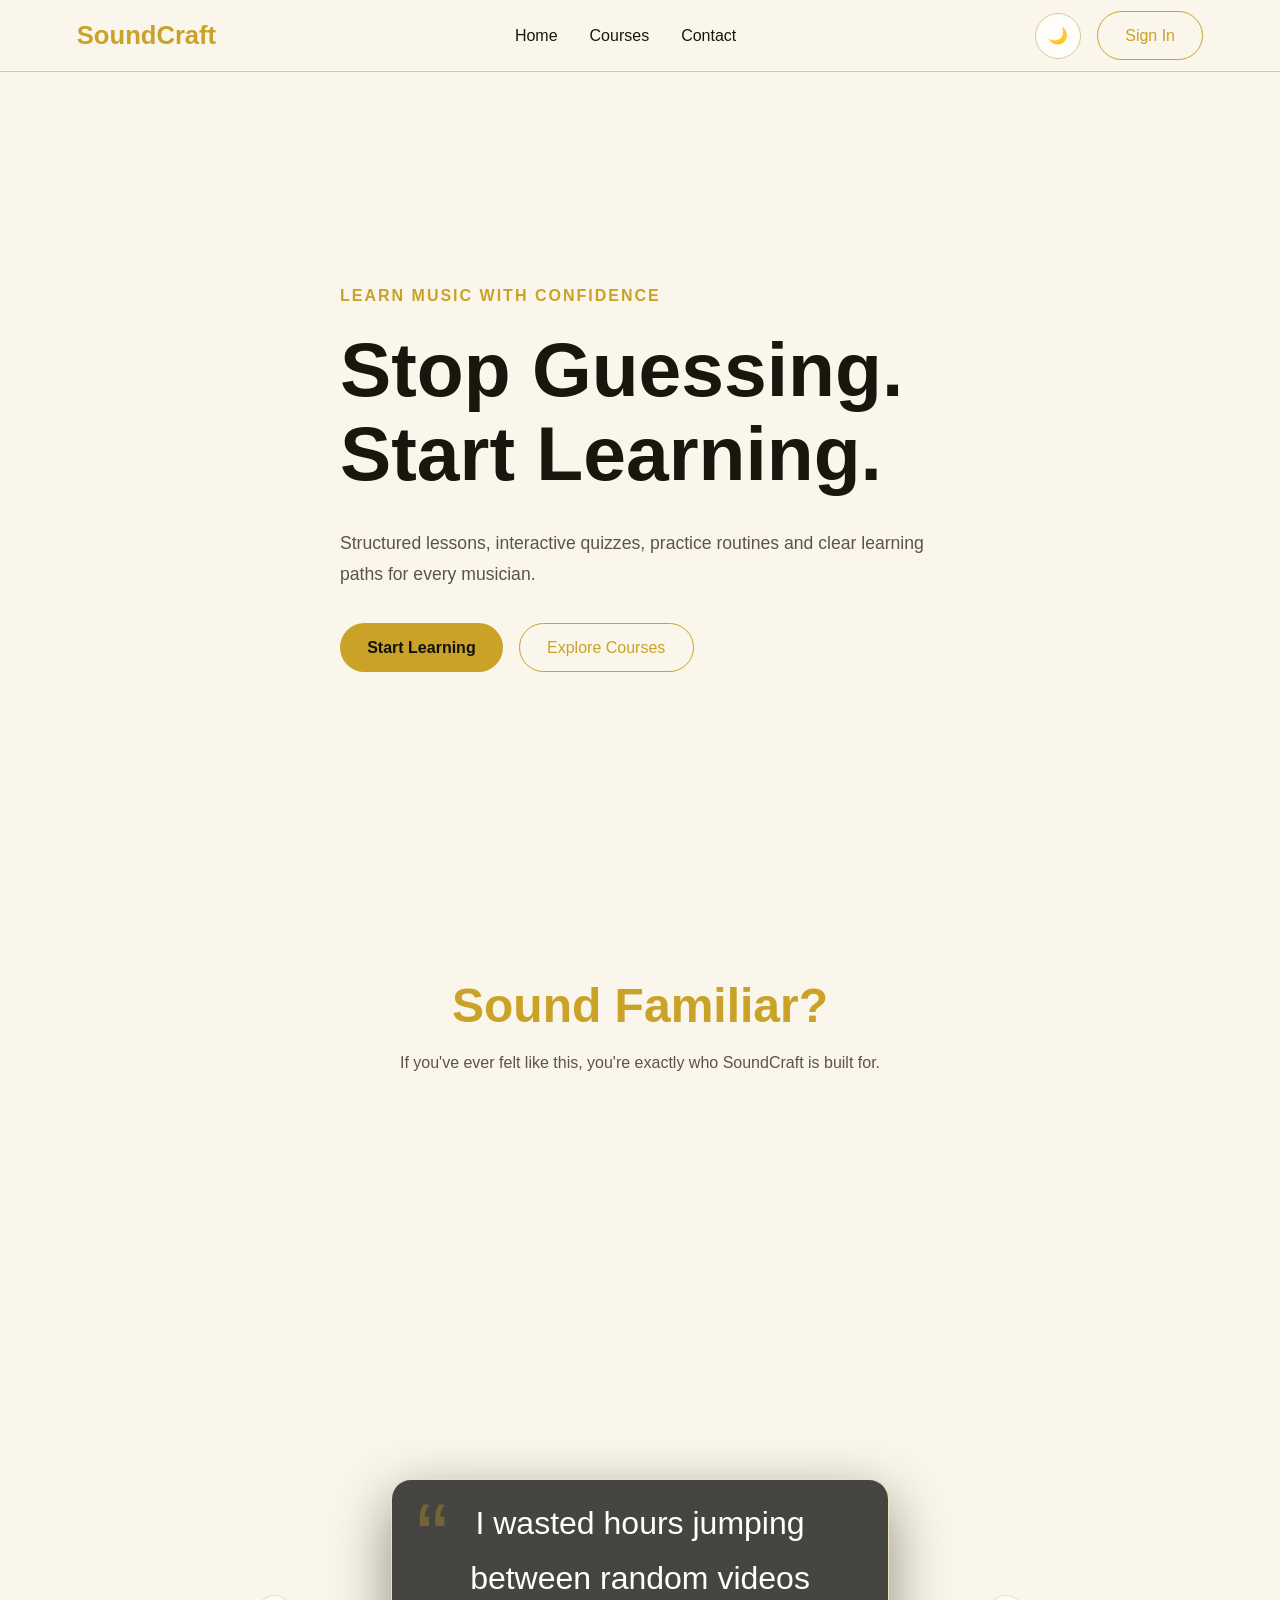
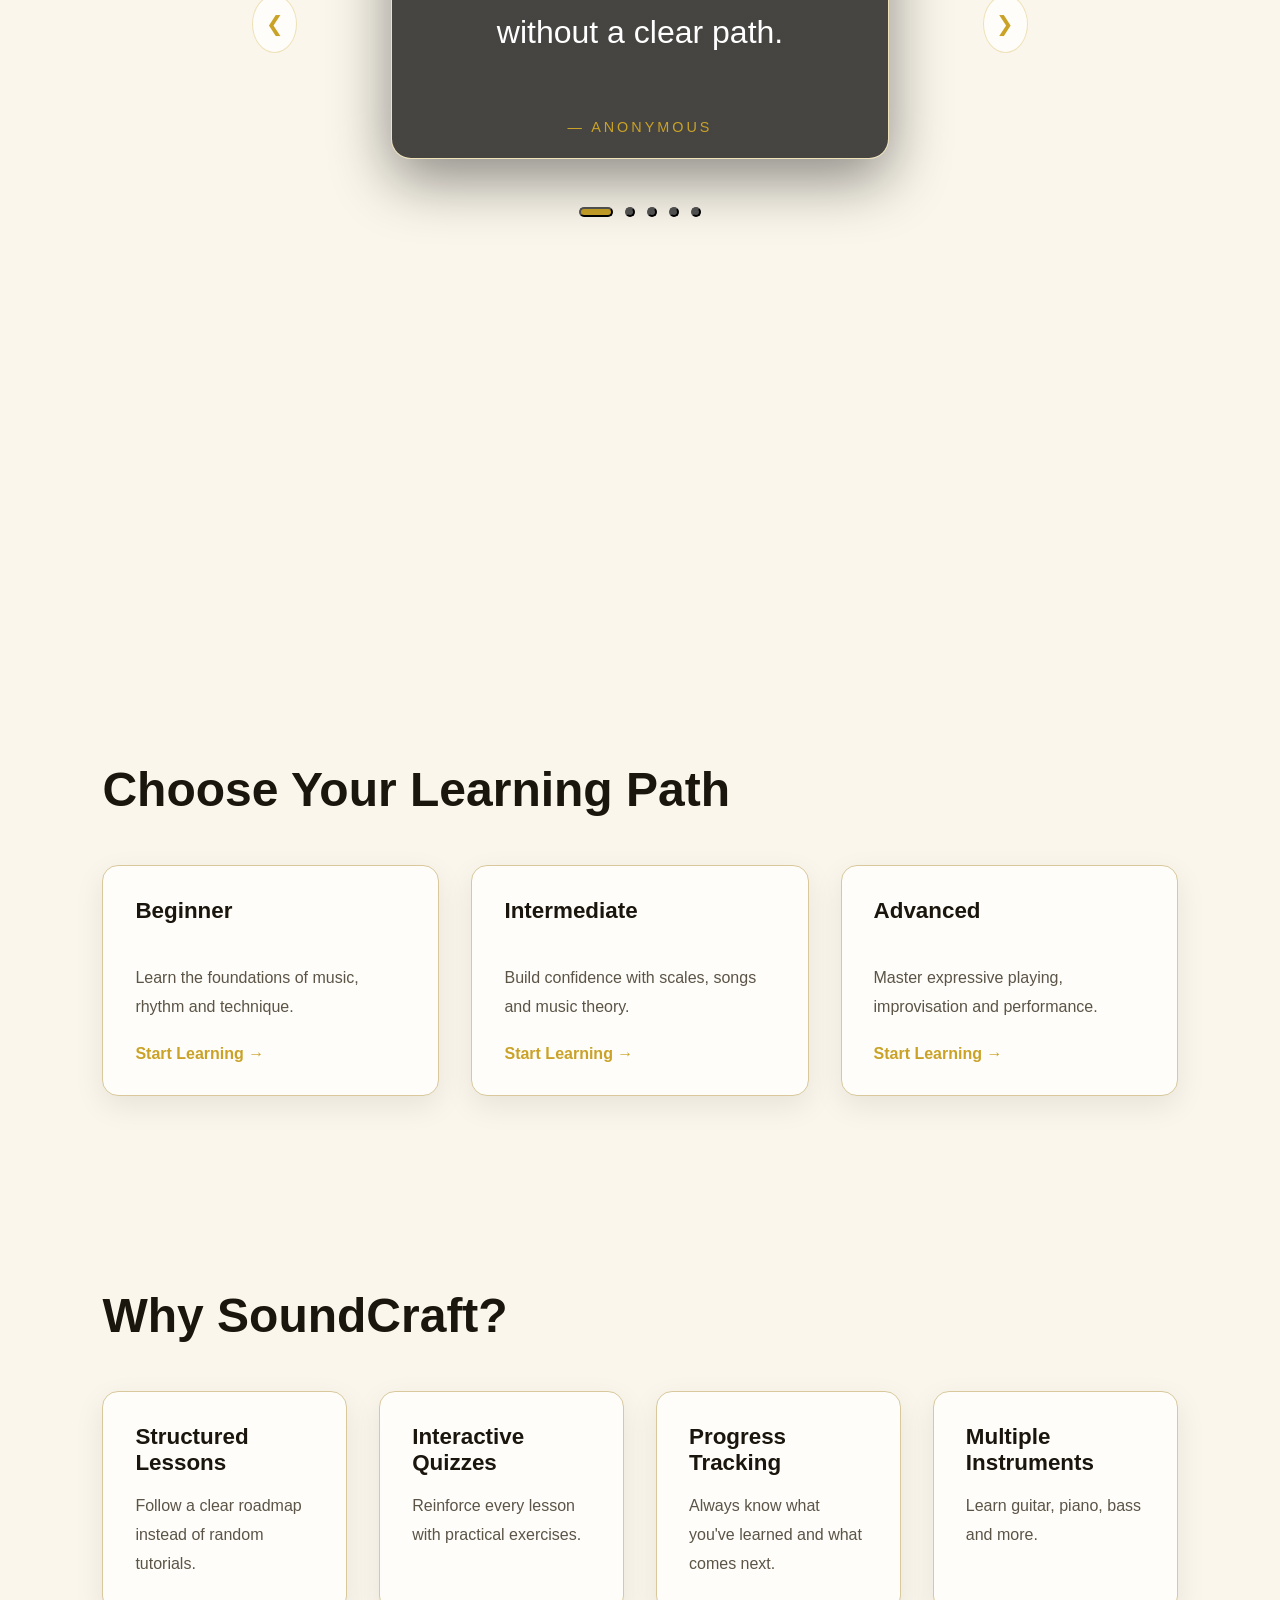
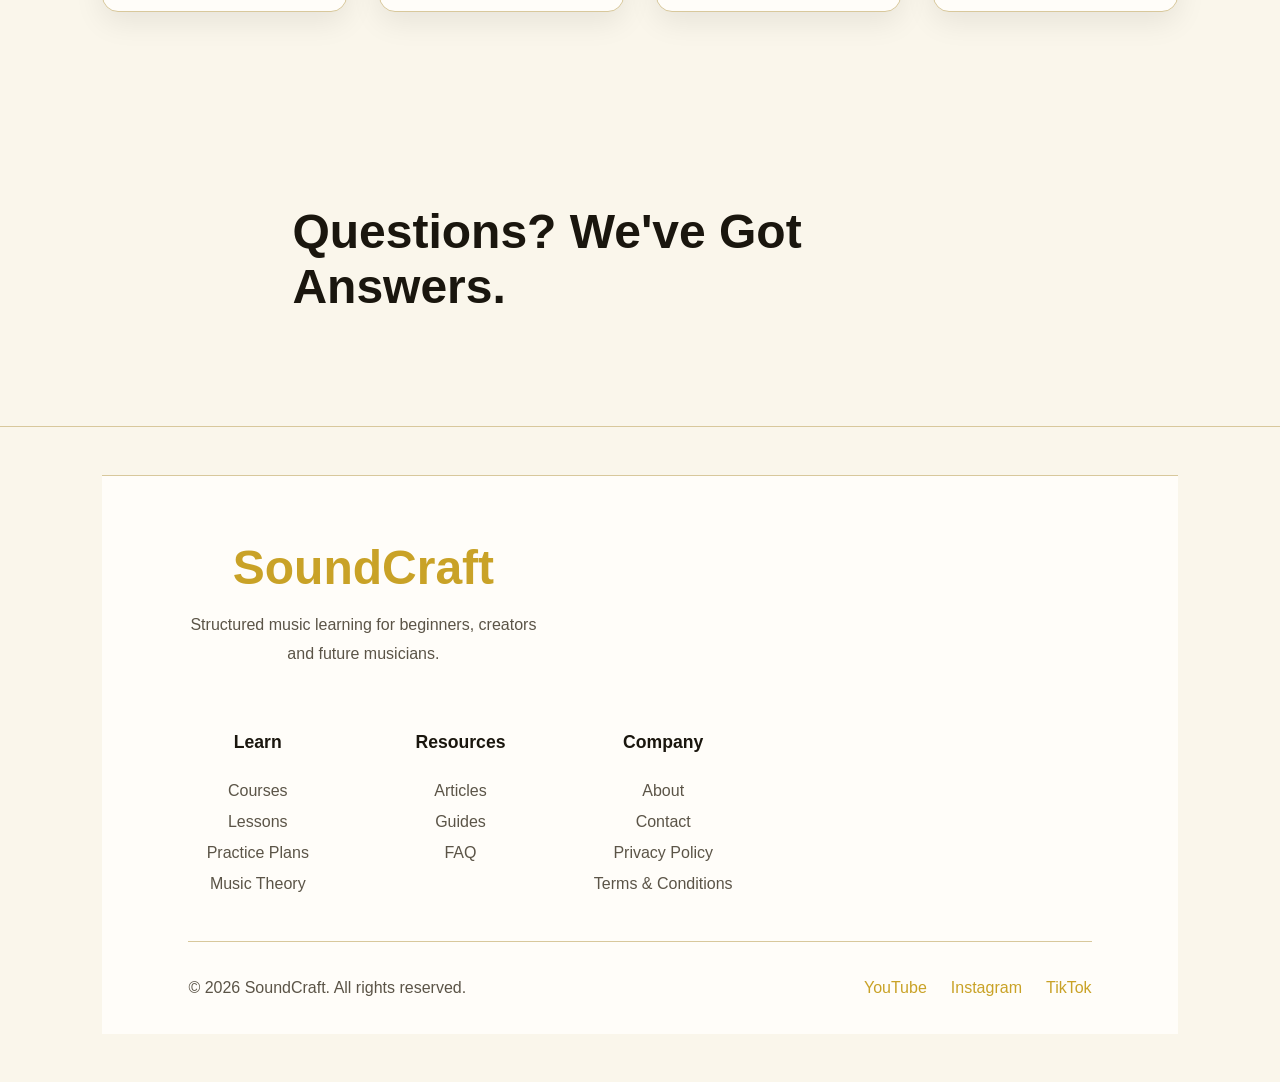
<file: index.html>
<!DOCTYPE html>
<html lang="en">

<head>

    <meta charset="UTF-8">

    <meta
        name="viewport"
        content="width=device-width, initial-scale=1.0">

    <meta
        name="description"
        content="Learn music with structured lessons, quizzes and interactive practice. Build real musical skills with SoundCraft.">

    <meta
        name="keywords"
        content="learn music, guitar lessons, piano lessons, music theory, SoundCraft">

    <meta
        name="author"
        content="Enoch Omolasoye">

    <meta
        name="robots"
        content="index, follow">

    <title>SoundCraft | Learn Music the Right Way</title>

    <link rel="stylesheet" href="style1.css">

</head>

<body>

    <header class="site-header">

        <a href="index.html" class="logo">
            SoundCraft
        </a>

        <nav class="navbar">

            <ul class="nav-links">

                <li><a href="#home">Home</a></li>

                <li><a href="#courses">Courses</a></li>



                <li><a href="contact.html">Contact</a></li>

            </ul>

        </nav>

        <div class="header-actions">
          <button
                id="theme-toggle"
                aria-label="Toggle theme">

                🌙

            </button>

            <a
                class="btn-outline"
                href="signup.html">

                Sign In

            </a>


            <button
                id="menu-btn"
                aria-label="Open navigation">

                ☰

            </button>

        </div>

    </header>

    <aside id="sidebar">

        <button
            id="close-btn"
            aria-label="Close navigation">
            ✕
        </button>

        <ul>
            <li><a href="#home">Home</a></li>
            <li><a href="#courses">Courses</a></li>
            <li><a href="resources.html">Resources</a></li>
            <li><a href="#faq">FAQ</a></li>
            <li><a href="contact.html">Contact</a></li>
            <li><a href="signup.html">Join Free</a></li>
        </ul>
        <button
                id="theme-toggle"
                aria-label="Toggle theme">

                🌙

            </button>

            <a
                class="btn-outline"
                href="signup.html">

                Sign In

            </a>

            <a
                class="btn-primary"
                href="signup.html">

                Join Free

            </a>
    </aside>

    <main>

        <section
            id="home"
            class="hero">

            <div class="hero-content">

                <p class="eyebrow">
                    Learn Music With Confidence
                </p>

                <h1>
                    Stop Guessing.
                    <br>
                    Start Learning.
                </h1>

                <p class="hero-description">

                    Structured lessons, interactive quizzes,
                    practice routines and clear learning paths
                    for every musician.

                </p>

                <div class="hero-buttons">

                    <a
                        href="signup.html"
                        class="btn-primary">

                        Start Learning

                    </a>

                    <a
                        href="#courses"
                        class="btn-outline">

                        Explore Courses

                    </a>

                </div>

            </div>

        </section>

        <section class="pain-points">

            <h2>
                Sound Familiar?
            </h2>

            <p>

                If you've ever felt like this,
                you're exactly who SoundCraft is built for.

            </p>

            <section>

    <article class="testimonial-section">

        <button id="left" class="controls" aria-label="Previous testimonial">
            &#10094;
        </button>

        <section id="container">

            <div id="testimonial-card">

                <div class="testimonial-overlay">

                    <p id="text">
                        Loading
                    </p>

                    <p id="author"></p>

                </div>

            </div>

            <div id="buttons"></div>

        </section>

        <button id="right" class="controls" aria-label="Next testimonial">
            &#10095;
        </button>

    </article>
      </section>

        </section>

        <section
            id="courses"
            class="learning-paths">

            <h2>

                Choose Your Learning Path

            </h2>

            <div class="course-grid">

                <article class="course-card">

                    <h3>Beginner</h3>

                    <p>

                        Learn the foundations of music,
                        rhythm and technique.

                    </p>

                    <a href="signup.html">

                        Start Learning →

                    </a>

                </article>

                <article class="course-card">

                    <h3>Intermediate</h3>

                    <p>

                        Build confidence with scales,
                        songs and music theory.

                    </p>

                    <a href="signup.html">

                        Start Learning →

                    </a>

                </article>

                <article class="course-card">

                    <h3>Advanced</h3>

                    <p>

                        Master expressive playing,
                        improvisation and performance.

                    </p>

                    <a href="signup.html">

                        Start Learning →

                    </a>

                </article>

            </div>

        </section>

        <section class="features">

            <h2>

                Why SoundCraft?

            </h2>

            <div class="feature-grid">

                <article>

                    <h3>Structured Lessons</h3>

                    <p>

                        Follow a clear roadmap instead
                        of random tutorials.

                    </p>

                </article>

                <article>

                    <h3>Interactive Quizzes</h3>

                    <p>

                        Reinforce every lesson with
                        practical exercises.

                    </p>

                </article>

                <article>

                    <h3>Progress Tracking</h3>

                    <p>

                        Always know what you've learned
                        and what comes next.

                    </p>

                </article>

                <article>

                    <h3>Multiple Instruments</h3>

                    <p>

                        Learn guitar, piano,
                        bass and more.

                    </p>

                </article>

            </div>

        </section>
        <section id="faq">
            <h2>                Questions?
                We've Got Answers.

            </h2>

            <!-- FAQ Accordion -->

        </section>
    </main>

    <footer>
<footer class="footer">

    <div class="footer-container">
        <div class="footer-brand">
            <h2>SoundCraft</h2>
            <p>
                Structured music learning for beginners,
                creators and future musicians.
            </p>
        </div>

        <div class="footer-links">
            <div>
                <h3>Learn</h3>
                <a href="#">Courses</a>
                <a href="#">Lessons</a>
                <a href="#">Practice Plans</a>
                <a href="#">Music Theory</a>
            </div>

            <div>
                <h3>Resources</h3>
                <a href="#">Articles</a>
                <a href="#">Guides</a>
                <a href="#">FAQ</a>
            </div>

            <div>
                <h3>Company</h3>
                <a href="#">About</a>
                <a href="#">Contact</a>
                <a href="#">Privacy Policy</a>
                <a href="#">Terms & Conditions</a>
            </div>
        </div>
    </div>


    <div class="footer-bottom">

        <p>
            © 2026 SoundCraft. All rights reserved.
        </p>

        <div class="socials">
            <a href="https://www.youtube.com/@EnochOmolasoye" target='_blank'>YouTube</a>
            <a href="https://www.instagram.com/omolasoyee/" target='_blank'>Instagram</a>
            <a href="https://www.tiktok.com/@enoch03557" target='_blank'>TikTok</a>
        </div>
    </div>

</footer>
    </footer>
    <script src="script.js"></script>
</body>
</html>
</file>
<file: style1.css>
/* ==========================================
   SOUNDCRAFT DESIGN SYSTEM
========================================== */

:root{

    /* Brand */

    --gold:#C9A227;
    --gold-light:#E2C766;

    /* Light Theme */

    --background:#FAF6EB;
    --surface:#FFFDF9;
    --surface-alt:#F5F0E2;

    --text:#1A160E;
    --text-light:#5B5447;

    --border:#D8C89C;

    --shadow:
    0 10px 30px rgba(0,0,0,.08);

    --radius:16px;

    --transition:.3s ease;

}

/* ==========================================
   DARK THEME
========================================== */

body.dark{

    --background:#111111;
    --surface:#1A1A1A;
    --surface-alt:#222222;

    --text:#F5F5F5;
    --text-light:#C8C8C8;

    --border:#333333;

}

/* ==========================================
   RESET
========================================== */

*{

    margin:0;
    padding:0;
    box-sizing:border-box;

}

html{

    scroll-behavior:smooth;

}

body{

    font-family:Poppins,sans-serif;

    background:var(--background);

    color:var(--text);

    overflow-x:hidden;

    transition:background .35s,color .35s;

}

img{

    display:block;

    max-width:100%;

}

a{

    color:inherit;

    text-decoration:none;

}

button{

    font:inherit;

    cursor:pointer;

}

/* ==========================================
   GLOBAL
========================================== */

main{

    margin-top:72px;

}

section{

    padding:6rem 8%;

}

h1{

    font-size:clamp(2.8rem,6vw,5rem);

    line-height:1.1;

}

h2{

    font-size:clamp(2rem,4vw,3rem);

    margin-bottom:1rem;

}

h3{

    margin-bottom:1rem;

    font-size:1.4rem;

}

p{

    color:var(--text-light);

    line-height:1.8;

}

/* ==========================================
   HEADER
========================================== */

.site-header{
    position:fixed;
    inset:0 0 auto 0;
    height:72px;
    display:flex;
    justify-content:space-between;
    align-items:center;
    padding:0 6%;
    background:rgba(250,246,235,.92);
    backdrop-filter:blur(18px);
    border-bottom:1px solid var(--border);
    z-index:1000;
}

body.dark .site-header{
    background:rgba(17,17,17,.92);
}

.logo{
    font-size:1.6rem;
    font-weight:700;
    color:var(--gold);
}

.nav-links{
    display:flex;
    list-style:none;
    gap:2rem;
}

.nav-links a{
    position:relative;
    font-weight:500;
    transition:var(--transition);
}

.nav-links a:hover{
    color:var(--gold);
}

.nav-links a::after{
    content:"";
    position:absolute;
    left:0;
    bottom:-8px;
    width:0;
    height:2px;
    background:var(--gold);
    transition:.3s;
}

.nav-links a:hover::after{
    width:100%;
}

.header-actions{
    display:flex;
    align-items:center;
    gap:1rem;
}

/* ==========================================
   BUTTONS
========================================== */

.btn-primary{
    display:inline-flex;
    align-items:center;
    justify-content:center;
    padding:.9rem 1.7rem;
    background:var(--gold);
    color:#111;
    border-radius:999px;
    font-weight:600;
    transition:var(--transition);
}

.btn-primary:hover{
    background:var(--gold-light);
    transform:translateY(-3px);
}

.btn-outline{
    display:inline-flex;
    align-items:center;
    justify-content:center;
    padding:.9rem 1.7rem;
    border-radius:999px;
    border:1px solid var(--gold);
    color:var(--gold);
    transition:var(--transition);
}

.btn-outline:hover{
    background:var(--gold);
    color:#111;
}

/* ==========================================
   THEME BUTTON
========================================== */

#theme-toggle{
    width:46px;
    height:46px;
    border-radius:50%;
    border:1px solid var(--border);
    background:var(--surface);
    color:var(--gold);
    transition:var(--transition);
}

#theme-toggle:hover{
    transform:rotate(15deg);
}

/* ==========================================
   HERO
========================================== */

.hero{
    min-height:90vh;

    display:flex;

    align-items:center;

    justify-content:center;

}

.hero-content{

    max-width:700px;

}

.eyebrow{

    color:var(--gold);

    font-weight:600;

    letter-spacing:2px;

    text-transform:uppercase;

    margin-bottom:1rem;

}

.hero-description{
    max-width:600px;
    margin:2rem 0;
    font-size:1.1rem;
}

.hero-buttons{

    display:flex;

    gap:1rem;

    margin-top:2rem;

    flex-wrap:wrap;

}
/* ==========================================
   SIDEBAR
========================================== */

#menu-btn{

    display:none;

    background:none;

    border:none;

    color:var(--gold);

    font-size:2rem;

}

#sidebar{

    position:fixed;

    top:0;
    left:-300px;

    width:280px;
    height:100vh;

    background:var(--surface);

    border-right:1px solid var(--border);

    display:flex;

    flex-direction:column;

    padding:2rem;

    transition:left .35s ease;

    z-index:2000;
    border-radius: 0;
    box-shadow:var(--shadow);

}

#sidebar.active{

    left:0;

}

#close-btn{
    align-self:flex-end;
    background:none;
    border:none;
    color:var(--gold);
    font-size:1.6rem;
    margin-bottom:2rem;
}

#sidebar ul{
    list-style:none;
    display:flex;
    flex-direction:column;
    gap:1.5rem;
}

#sidebar a{
    font-size:1.05rem;
    transition:var(--transition);
}

#sidebar a:hover{

    color:var(--gold);

}

/* ==========================================
   COURSE CARDS
========================================== */

.course-grid{

    display:grid;

    grid-template-columns:
    repeat(auto-fit,minmax(260px,1fr));

    gap:2rem;

    margin-top:3rem;

}

.course-card{
    background:var(--surface);
    border:1px solid var(--border);
    border-radius:var(--radius);
    padding:2rem;
    display:flex;
    flex-direction:column;
    justify-content:space-between;
    gap:1.5rem;
    box-shadow:var(--shadow);
    transition:.35s;
}

.course-card:hover{
    transform:translateY(-10px);
    border-color:var(--gold);
}

.course-card a{

    color:var(--gold);

    font-weight:600;

}

/* ==========================================
   PAIN POINTS
========================================== */

.pain-points{
    text-align:center;
}

.pain-points h2{
    color:var(--gold);
}

#testimonial-card{
    margin:3rem auto;
    width:min(900px,100%);
    aspect-ratio:16/9;
    border-radius:var(--radius);
    overflow:hidden;
    background-size:cover;
    background-position:center;
    position:relative;
    border:1px solid rgba(201,162,39,.25);
}

#testimonial-card::before{
    content:"";
    position:absolute;
    inset:0;
    background:
    rgba(0,0,0,.72);
}

.testimonial-overlay{
    position:relative;
    z-index:2;
    display:flex;
    flex-direction:column;
    justify-content:center;
    align-items:center;
    width:100%;
    height:100%;
    padding:4rem;
}

#author{
    margin-top:2rem;
    color:var(--gold);
    text-transform:uppercase;
    letter-spacing:3px;
}

#buttons{
    display:flex;
    justify-content:center;
    gap:.75rem;
    margin-top:2rem;
}

.dots{
    width:10px;
    height:10px;
    border-radius:999px;
    background:#666;
    transition:.3s;
}

.active{

    width:35px;

    background:var(--gold);

}

/* ==========================================
   FEATURES
========================================== */

.feature-grid{
    display:grid;
    grid-template-columns:
    repeat(auto-fit,minmax(220px,1fr));
    gap:2rem;
    margin-top:3rem;
}

.feature-grid article{
    background:var(--surface);
    border:1px solid var(--border);
    border-radius:var(--radius);
    padding:2rem;
    box-shadow:var(--shadow);
}

/* ==========================================
   SCROLLING TICKER
========================================== */

.scrolling-ticker{
    overflow:hidden;
    background:#111;
    padding:1rem 0;
    border-top:1px solid rgba(201,162,39,.2);
    border-bottom:1px solid rgba(201,162,39,.2);
}

.ticker-track{
    display:flex;
    width:max-content;
    animation:scrollLinear 20s linear infinite;
}

.ticker-track span{
    color:var(--gold);
    padding:0 2.5rem;
    white-space:nowrap;
    font-weight:600;
}

.scrolling-ticker:hover .ticker-track{

    animation-play-state:paused;

}

@keyframes scrollLinear{

    from{

        transform:translateX(0);

    }

    to{

        transform:translateX(-50%);

    }

}

/* ==========================================
   FAQ
========================================== */

#faq{

    max-width:900px;

    margin:auto;

}
/* ==========================================
   FOOTER
========================================== */
footer{
    text-align:center;
    padding:3rem 8%;
    border-top:1px solid var(--border);
    color:var(--text-light);
}
/* ==========================================
   MOBILE
========================================== */

@media(max-width:1000px){
    .nav-links, #theme-toggle, .btn-outline, .btn-primary{
        display:none;
    }
  

    #menu-btn{
        display:block;
    }

    .hero{

        text-align:center;

    }

    .hero-buttons{

        justify-content:center;

    }

}

@media(max-width:768px){

    section{
        padding:4rem 6%;
    }

    #text{
        font-size:1.35rem;
    }

    .testimonial-overlay{

        padding:2rem;

    }

    h1{

        font-size:2.8rem;

    }

}

@media(max-width:500px){

    .header-actions{

        gap:.5rem;

    }

    .btn-primary,
    .btn-outline{

        width:100%;

    }

    .hero-buttons{

        flex-direction:column;

    }

}

/* ==========================================
   FOOTER
========================================== */

.footer{
    background:var(--surface);
    border-top:1px solid var(--border);
    padding:4rem 8% 2rem;
}


.footer-container{
    display:flex;
    justify-content:space-between;
    gap:4rem;
    flex-wrap:wrap;
}


.footer-brand{
    max-width:350px;
}


.footer-brand h2{
    color:var(--gold);
}


.footer-links{
    display:grid;
    grid-template-columns:
    repeat(3,1fr);
    gap:4rem;
}


.footer-links div{
    display:flex;
    flex-direction:column;
    gap:.8rem;
}


.footer-links h3{
    color:var(--text);
    font-size:1.1rem;
}


.footer-links a{
    color:var(--text-light);
    transition:.3s;
}


.footer-links a:hover{
    color:var(--gold);
}


.footer-bottom{
    margin-top:3rem;
    padding-top:2rem;
    border-top:1px solid var(--border);
    display:flex;
    justify-content:space-between;
    align-items:center;
    flex-wrap:wrap;
    gap:1rem;
}


.socials{
    display:flex;
    gap:1.5rem;
}
.socials a{
    color:var(--gold);
}
@media(max-width:700px){
    .footer-links{
        grid-template-columns:1fr;
        gap:2rem;
    }
    .footer-bottom{
        flex-direction:column;
        align-items:flex-start;
    }
}

.testimonial-section{
    display:flex;
    align-items:center;
    justify-content:center;
    gap:2rem;
    width:100%;
    min-height:100vh;
    padding:4rem;
}

#container{
    width:min(900px,100%);
}

#testimonial-card{
    position:relative;
    width:min(900px,100%);
    aspect-ratio:16/9;
    margin:3rem auto;
    display:flex;
    justify-content:center;
    align-items:center;
    background-size:cover;
    background-position:center;
    overflow:hidden;
    border-radius:20px;
    border:1px solid rgba(201,162,39,.25);
    box-shadow:0 20px 60px rgba(0,0,0,.45);
}

@media (max-width: 800px){
  #testimonial-card{
     aspect-ratio:1/2; 
  }
}

#testimonial-card::before{
    content:"";
    position:absolute;
    inset:0;
    background:
    linear-gradient(
        rgba(0,0,0,.72),
        rgba(0,0,0,.72)
    );
}

.testimonial-overlay{
    position:relative;
    z-index:2;
    display:flex;
    flex-direction:column;
    justify-content:center;
    align-items:center;
    gap:1.5rem;
    width:100%;
    height:100%;
    padding:4rem;
}

#text{
    position:relative;
    max-width:700px;
    font-size:2rem;
    font-weight:500;
    line-height:1.7;
    text-align:center;
    color:white;
}

#text::before{
    content:"“";
    position:absolute;
    left:-40px;
    top:-40px;
    font-size:6rem;
    color:var(--gold);
    opacity:.35;
}

#author{
    font-size:.9rem;
    letter-spacing:3px;
    text-transform:uppercase;
    color:var(--gold);
}

#author::before{
    content:"— ";
}

.controls{
    width:58px;
    height:58px;
    border-radius:50%;
    border:1px solid rgba(201,162,39,.3);
    background:var(--surface);
    color:var(--gold);
    font-size:1.3rem;
    cursor:pointer;
    transition:.3s;
}

.controls:hover{
    background:var(--gold);
    color:var(--black);
    transform:scale(1.08);
}

#buttons{
    display:flex;
    justify-content:center;
    align-items:center;
    gap:.75rem;
    margin-top:1.5rem;
}

.dots{
    width:10px;
    height:10px;
    border-radius:50%;
    background:#555;
    transition:.35s;
    cursor:pointer;
}

.active{
    width:34px;
    border-radius:999px;
    background:var(--gold);
}

@media(max-width:768px){

    .testimonial-section{
        padding:2rem;
        gap:1rem;
    }

    #text{
        font-size:1.35rem;
    }

    .testimonial-overlay{
        padding:2rem;
    }

    .controls{
        width:46px;
        height:46px;
    }

}
</file>
